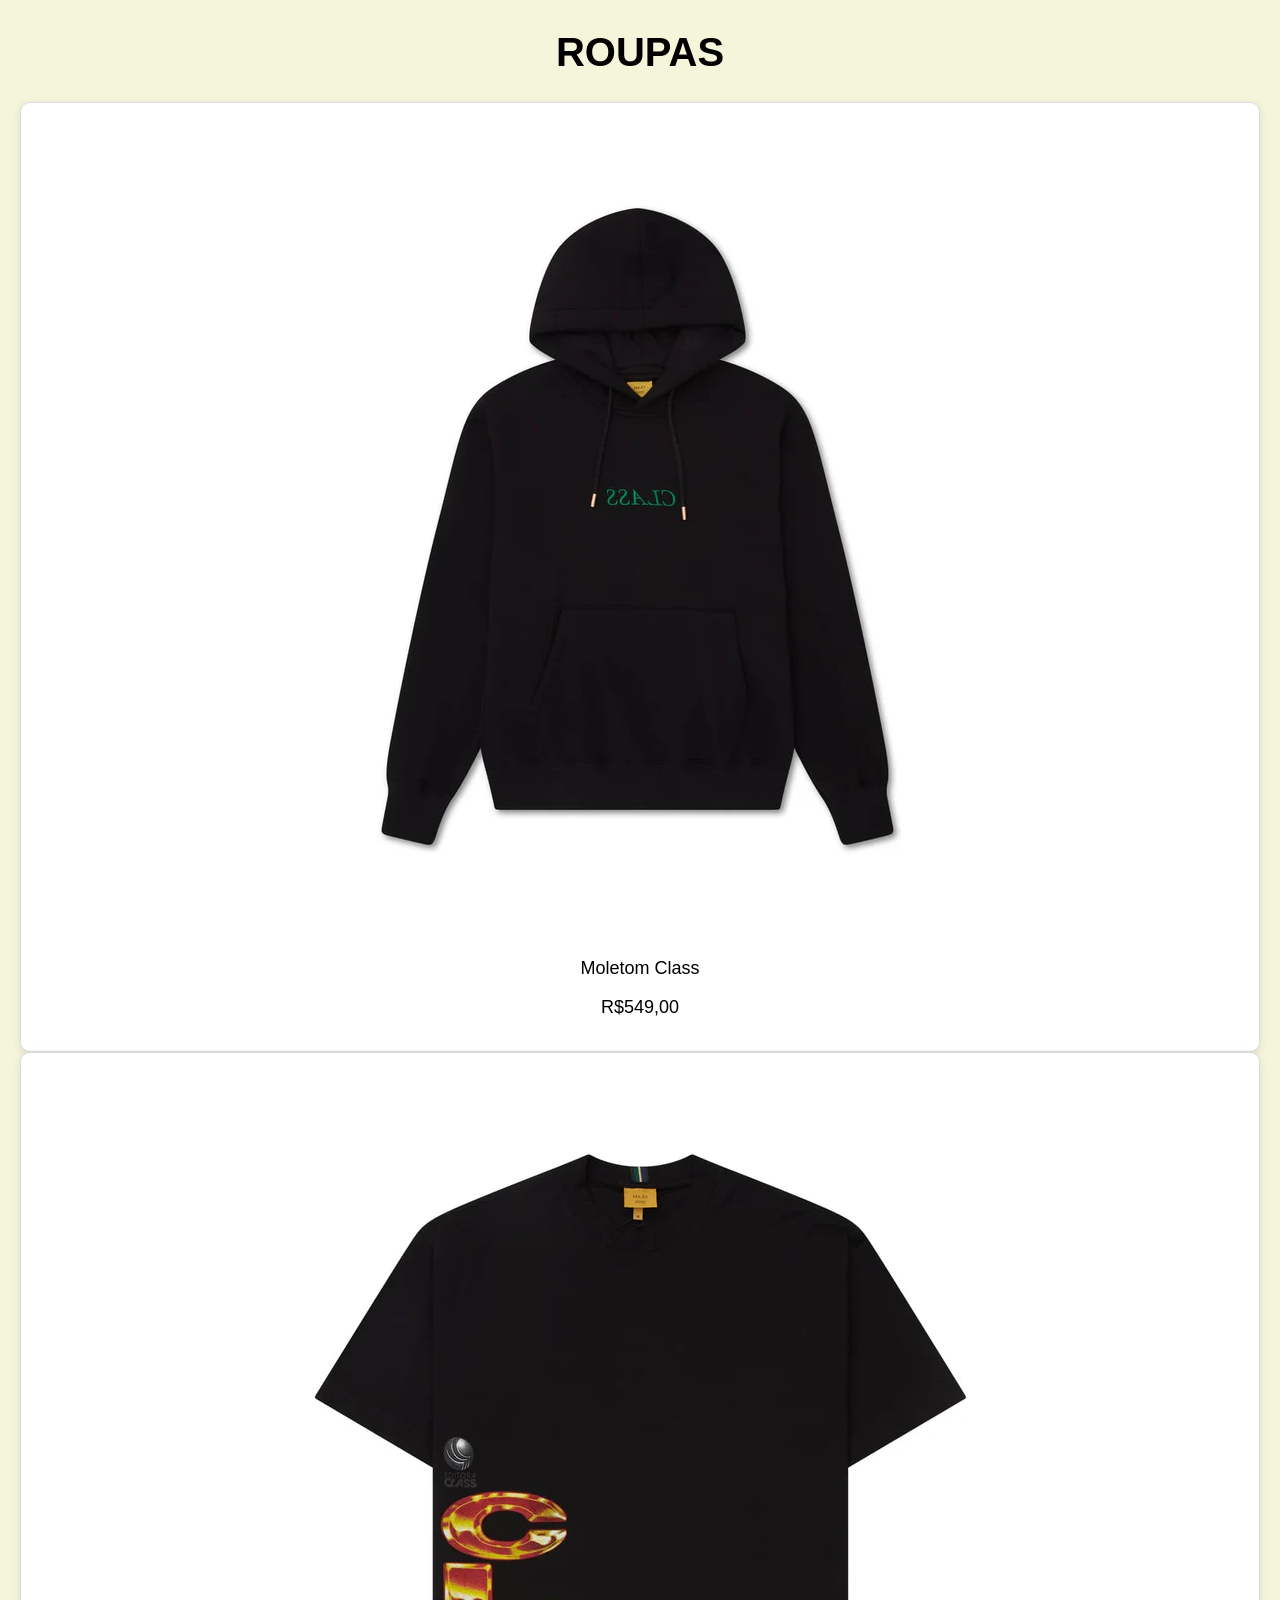
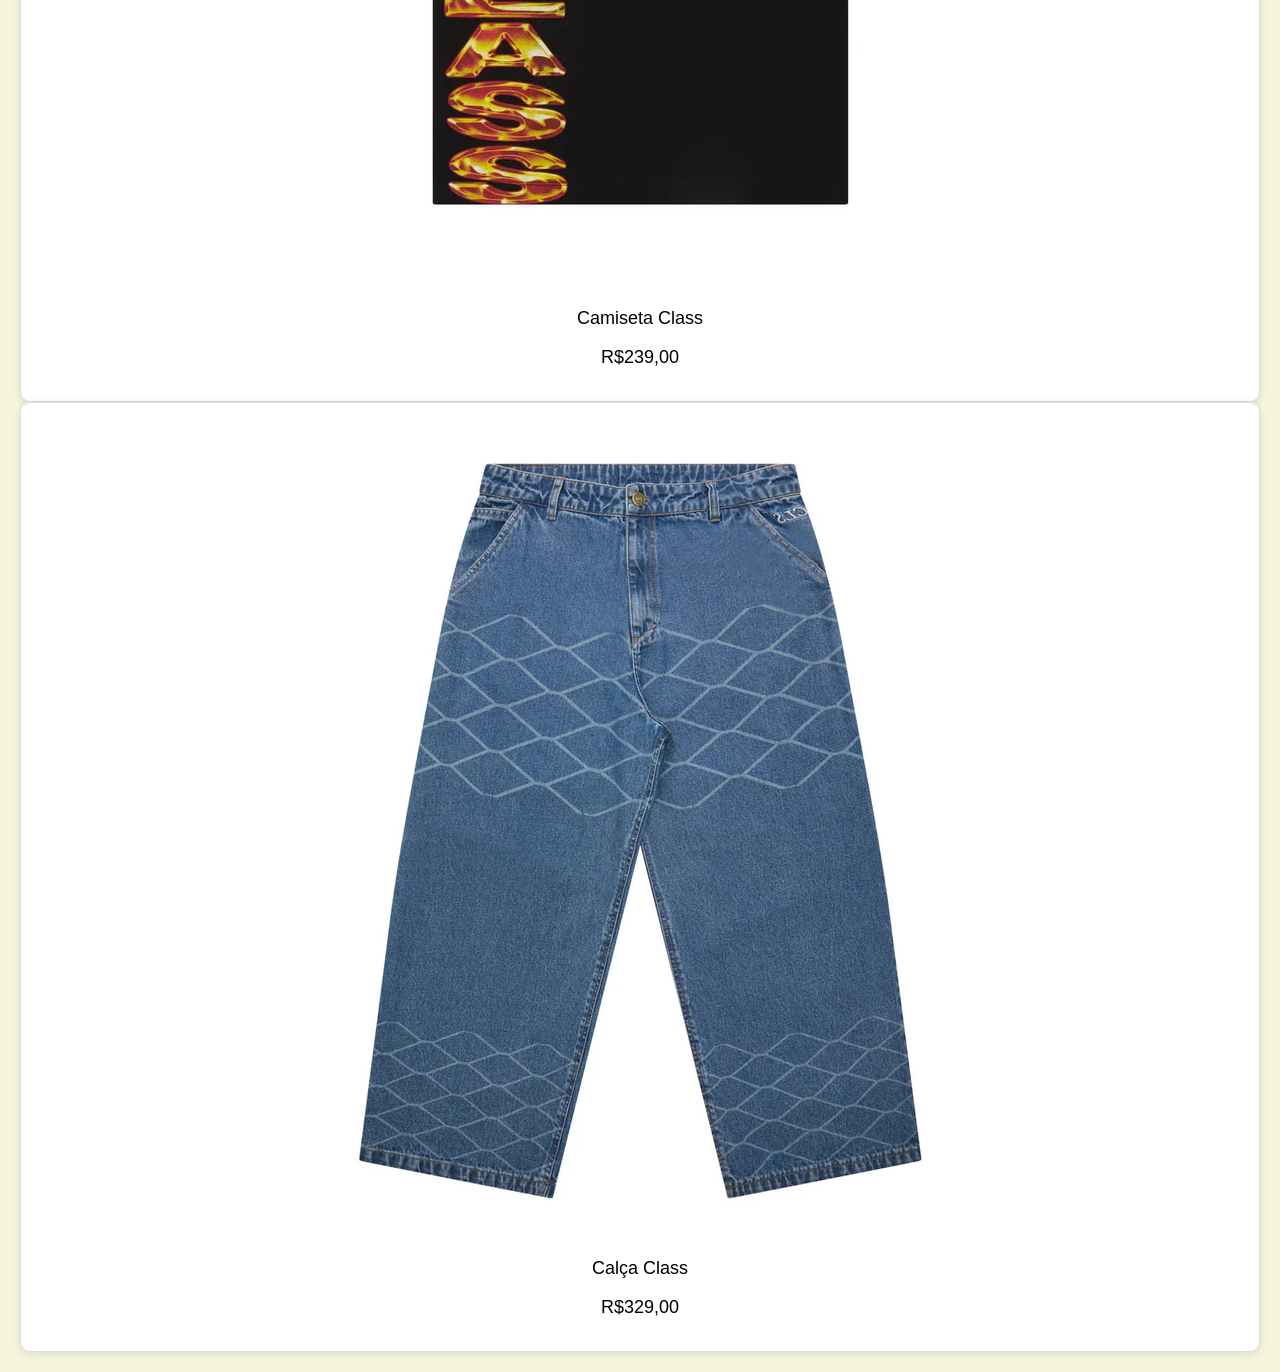
<file: 1página/roupas/roupas.html>
<!DOCTYPE html>
<html lang="pt-br">
<head>
    <meta charset="UTF-8">
    <meta name="viewport" content="width=device-width, initial-scale=1.0">
    <title>ROUPAS</title>
    <link rel="stylesheet" href="../style.css">
    <link rel="icon" href="../favicon.png" type="image/png">
   
</head>
<body>
    <h1>ROUPAS</h1>

    <div class="produto">
        <img src="../fotos/moletomclass.webp" alt="Moletom Class">
        <p>Moletom Class</p>
        <p>R$549,00</p>
    </div>

    <div class="produto">
        <img src="../fotos/camisetaclass.webp" alt="Camiseta Class">
        <p>Camiseta Class</p>
        <p>R$239,00</p>
    </div>

    <div class="produto">
        <img src="../fotos/calçaclass.webp" alt="Calça Class">
        <p>Calça Class</p>
        <p>R$329,00</p>
    </div>

</div>

</body>
</html>
</file>
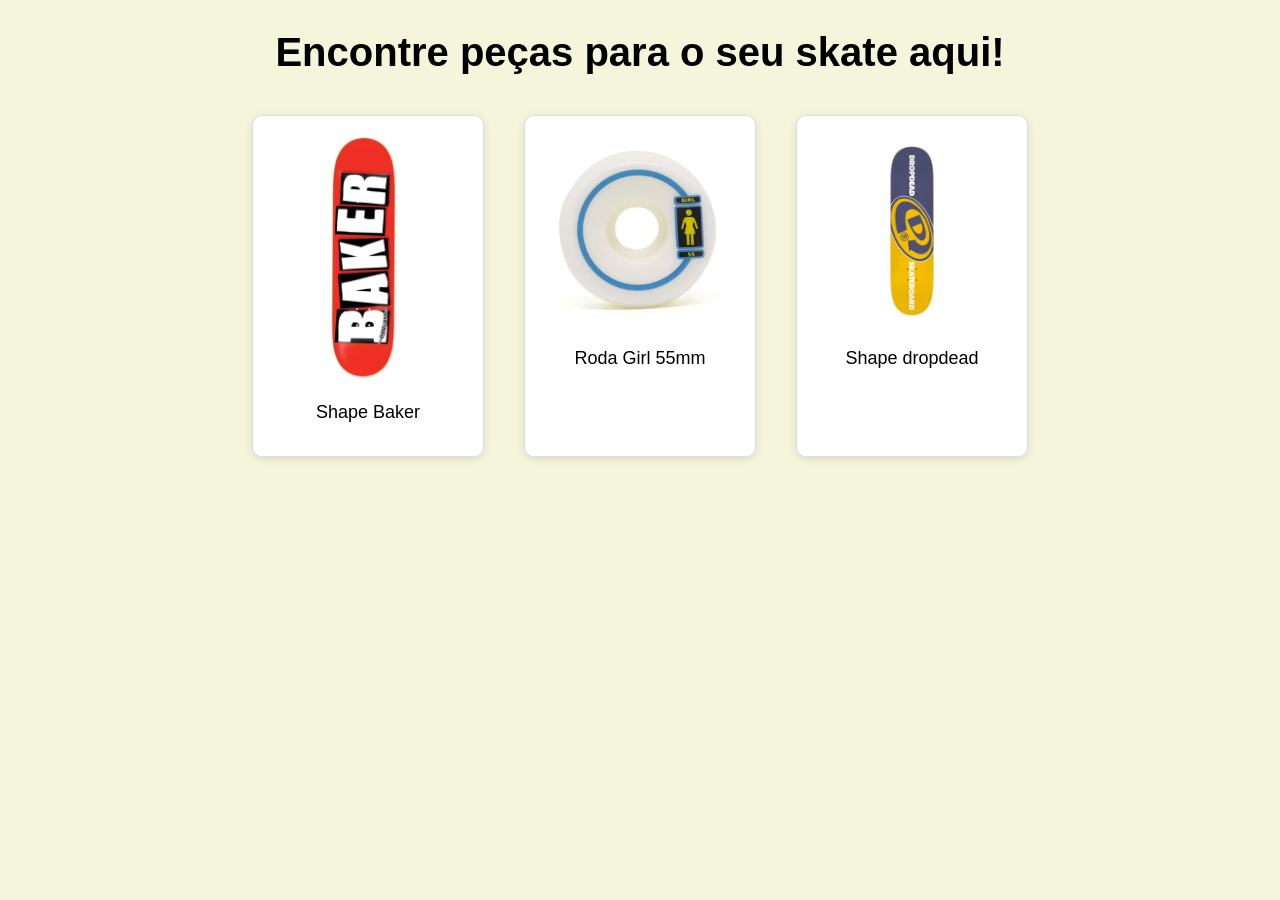
<file: 1página/skate/skate.html>
<!DOCTYPE html>
<html lang="pt-br">
<head>
<meta charset="UTF-8">
<meta name="viewport" content="width=device-width, initial-scale=1.0">
<title>SKATE</title>
<link rel="stylesheet" href="../style.css">
<link rel="icon" href="../favicon.png" type="image/png">
</head>

<body>
    <h1>Encontre peças para o seu skate aqui!</h1>

    <div class="skate">

    <div class="produto">
        <img src="../fotos/shapebaker.webp" alt="Skate 1">
        <p>Shape Baker</p>
    </div>

    <div class="produto">
        <img src="../fotos/rodagirl.webp" alt="Skate 2">
        <p>Roda Girl 55mm</p>
    </div>

    <div class="produto">
        <img src="../fotos/shapedropdead.jpg" alt="Skate 3">
        <p>Shape dropdead</p>
    </div>

</div>

    

</body>
</html>
</file>
<file: 1página/style.css>
body{
    background-color: beige;
    font-family: 'Gill Sans', 'Gill Sans MT', Calibri, 'Trebuchet MS', sans-serif;
    font-size: 30px;
    text-align: center;
    margin: 20px;
}

.produtos{
    margin-top: 40px;
}

ul{
    list-style: none;
    display:flex;
    justify-content:center;
    gap:30px;
    padding: 0;
}

li{
    
    margin:20px;
}

.roupas img{
    width: 200px;
    margin: 20px;
    

}

.roupas p{
    font-size: 20px;
    margin: 5px;

}

.roupas{
      display: flex;
    justify-content: center;
    gap: 40px;
    text-align: center;
}

   .skate{
    display: flex;
    justify-content: center;
    gap: 30px;
    flex-wrap: wrap;
}
.skate img{
    width: 200px;
    border-radius: 8px;

}

.produto{
    text-align: center;
    padding: 15px;
    border: 1px solid #dcdcdc;
    border-radius: 10px;
    background-color: white;
}

.produto:hover{
    transform: scale(1.05);
    transition: 0.3s;
}

h1{
    margin-top: 30px;
    font-size: 40px;
}
.produto p{
    font-size: 18px;
    margin-top: 10px;
}

.skate{
    display: flex;
    justify-content: center;
    gap: 40px;
    flex-wrap: wrap;
    margin-top: 40px;
}
.produto{
    box-shadow: 0 2px 8px rgba(0,0,0,0.1);
}

.sobre-loja{
    margin-top: 50px;
    max-width: 700px;
    margin-left: auto;
    margin-right: auto;
    font-size: 20px;
}

.sobre-loja h2{
    margin-bottom: 10px;
}
</file>
